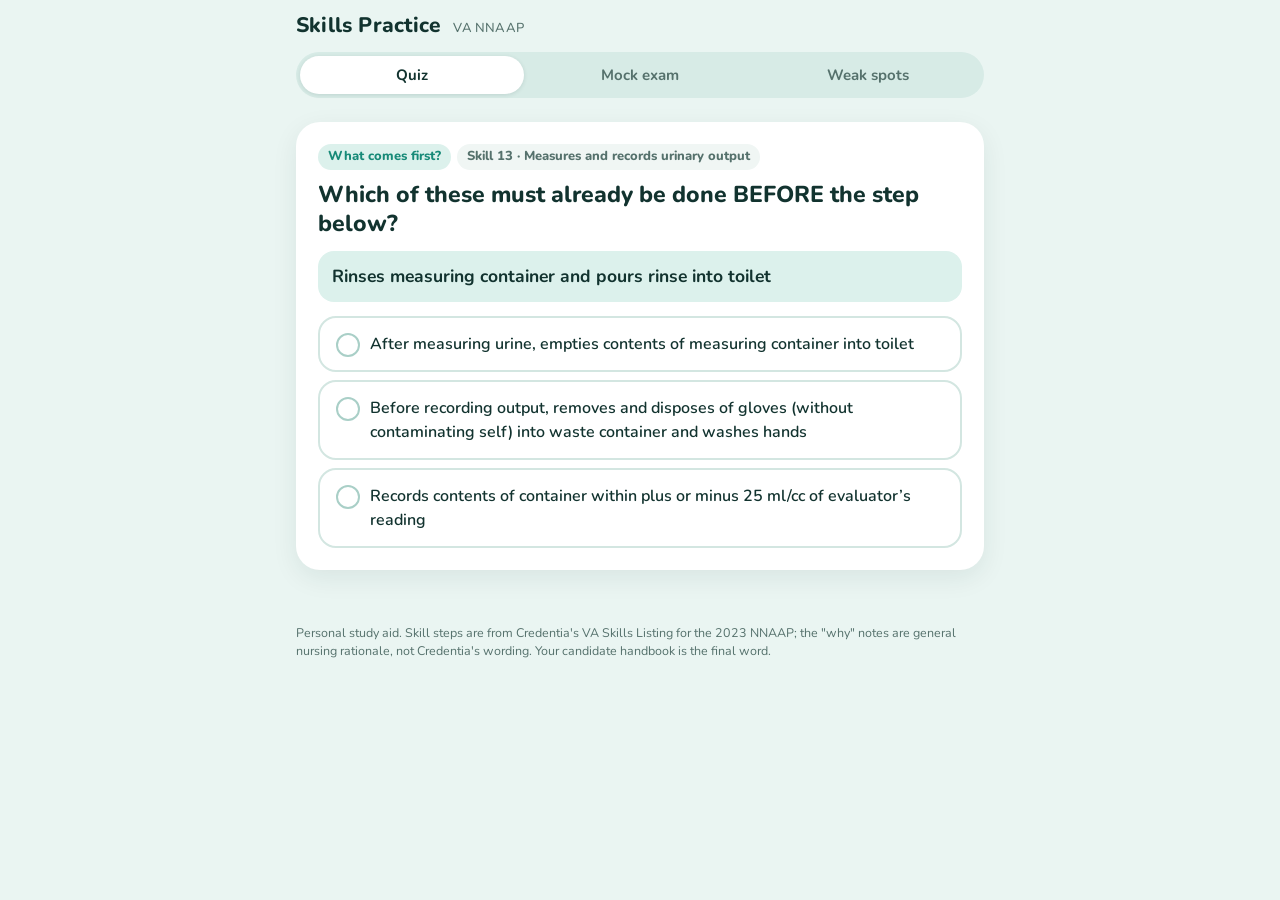
<file: index.html>
<!DOCTYPE html>
<html lang="en">
<head>
<meta charset="utf-8">
<meta name="viewport" content="width=device-width, initial-scale=1, viewport-fit=cover">
<meta name="apple-mobile-web-app-capable" content="yes">
<meta name="mobile-web-app-capable" content="yes">
<meta name="apple-mobile-web-app-title" content="Skills Practice">
<meta name="apple-mobile-web-app-status-bar-style" content="default">
<meta name="theme-color" content="#eaf5f2" media="(prefers-color-scheme: light)">
<meta name="theme-color" content="#0f1f1c" media="(prefers-color-scheme: dark)">
<link rel="apple-touch-icon" href="icon-180.png">
<meta name="robots" content="noindex, nofollow">
<title>Nurse Aide Skills Practice</title>
<link rel="stylesheet" href="style.css">
</head>
<body>
<header class="top">
  <div class="brand">Skills Practice <span>VA NNAAP</span></div>
  <nav>
    <button data-view="quiz" class="on">Quiz</button>
    <button data-view="mock">Mock exam</button>
    <button data-view="progress">Weak spots</button>
  </nav>
</header>
<main id="app" aria-live="polite"></main>
<footer>Personal study aid. Skill steps are from Credentia's VA Skills Listing for the 2023 NNAAP; the "why" notes are general nursing rationale, not Credentia's wording. Your candidate handbook is the final word.</footer>
<script src="data/skills.js"></script>
<script src="app.js"></script>
</body>
</html>
</file>
<file: style.css>
@font-face{font-family:Nunito;src:url(fonts/nunito.woff2) format("woff2");font-weight:200 1000;font-display:swap}
:root{
  --bg:#eaf5f2; --card:#ffffff; --ink:#12332f; --muted:#55716c; --line:#d3e6e1; --ring:#a9cfc7;
  --accent:#178a78; --accent-ink:#ffffff; --soft:#dcf1ec; --chip:#f0f6f4; --navbg:#d7ebe6; --navon:#ffffff;
  --good:#177a4a; --good-bg:#def5e8; --bad:#b3402f; --bad-bg:#fdebe6; --warn:#8a5a00; --warn-bg:#fff0c9;
  --shadow:0 8px 26px rgba(18,51,47,.08);
}
@media (prefers-color-scheme:dark){
  :root{ --bg:#0f1f1c; --card:#182f2a; --ink:#e6f4f0; --muted:#9dbab3; --line:#2b4a43; --ring:#4a7a70;
    --accent:#5fd1bb; --accent-ink:#06221d; --soft:#1f3d37; --chip:#21403a; --navbg:#182f2a; --navon:#2b4a43;
    --good:#7bd69c; --good-bg:#183a2a; --bad:#f3a091; --bad-bg:#40221c; --warn:#f0c768; --warn-bg:#3d3113;
    --shadow:0 8px 26px rgba(0,0,0,.25); }
}
*{box-sizing:border-box}
html{-webkit-text-size-adjust:100%}
button,input,summary{touch-action:manipulation;-webkit-tap-highlight-color:transparent}
body{margin:0;background:var(--bg);color:var(--ink);font:17px/1.5 -apple-system,BlinkMacSystemFont,"Segoe UI",Roboto,Helvetica,Arial,sans-serif}
.top{position:sticky;top:0;z-index:5;background:var(--bg);border-bottom:1px solid var(--line);padding:calc(10px + env(safe-area-inset-top)) max(16px,env(safe-area-inset-right)) 0 max(16px,env(safe-area-inset-left));max-width:720px;margin:0 auto}
.brand{font-weight:700;font-size:18px;letter-spacing:.01em}
.brand span{font-weight:500;color:var(--muted);font-size:13px;margin-left:6px}
nav{display:flex;gap:4px;margin-top:8px}
nav button{flex:1;background:none;border:0;border-bottom:3px solid transparent;color:var(--muted);font:inherit;font-size:15px;font-weight:600;padding:8px 4px;cursor:pointer}
nav button.on{color:var(--accent);border-bottom-color:var(--accent)}
main{max-width:720px;margin:0 auto;padding:16px 16px 40px}
footer{max-width:720px;margin:0 auto;padding:0 16px calc(32px + env(safe-area-inset-bottom));color:var(--muted);font-size:12.5px}
.card{background:var(--card);border:1px solid var(--line);border-radius:14px;padding:18px;margin-bottom:14px}
.meta{display:flex;flex-wrap:wrap;gap:6px;align-items:center;margin-bottom:10px;font-size:13px}
.tag{background:var(--soft);color:var(--accent);border-radius:999px;padding:3px 10px;font-weight:600}
.tag.plain{background:none;border:1px solid var(--line);color:var(--muted)}
h1{font-size:21px;line-height:1.3;margin:0 0 12px}
h2{font-size:17px;margin:18px 0 8px}
p{margin:0 0 12px}
.muted{color:var(--muted)}
.small{font-size:14px}
.context{background:var(--soft);border-radius:10px;padding:12px 14px;margin:0 0 14px;font-weight:500}
ol.ctx{margin:0 0 14px;padding:0;list-style:none;counter-reset:c}
ol.ctx li{counter-increment:c;position:relative;padding:9px 12px 9px 40px;border:1px solid var(--line);border-radius:10px;margin-bottom:6px;font-size:15.5px}
ol.ctx li::before{content:counter(c);position:absolute;left:12px;top:9px;font-weight:700;color:var(--muted)}
ol.ctx li.gap{border-style:dashed;border-color:var(--accent);color:var(--accent);font-weight:700}
.opts{display:grid;gap:8px}
.opt{display:block;width:100%;text-align:left;background:var(--card);color:var(--ink);border:1.5px solid var(--line);border-radius:12px;padding:13px 14px;font:inherit;font-size:16px;cursor:pointer;min-height:48px}
@media (hover:hover){.opt:hover{border-color:var(--accent)}}
.opt:active{border-color:var(--accent)}
.opt .num{display:inline-block;min-width:24px;font-weight:700;color:var(--muted)}
.opt.right{border-color:var(--good);background:var(--good-bg)}
.opt.wrong{border-color:var(--bad);background:var(--bad-bg)}
.opt[disabled]{cursor:default;opacity:1}
.opt .sub{display:block;color:var(--muted);font-size:13.5px;margin-top:3px}
.btn{display:inline-block;background:var(--accent);color:var(--accent-ink);border:0;border-radius:12px;padding:13px 20px;font:inherit;font-weight:700;cursor:pointer;min-height:48px}
.btn.ghost{background:none;color:var(--accent);border:1.5px solid var(--accent)}
.btn[disabled]{opacity:.45;cursor:default}
.row{display:flex;flex-wrap:wrap;gap:10px;margin-top:14px}
.numrow{display:flex;gap:10px;align-items:center;flex-wrap:wrap}
.numrow input{font:inherit;font-size:20px;width:120px;padding:10px 12px;border:1.5px solid var(--line);border-radius:12px;background:var(--card);color:var(--ink)}
.slotlabel{font-size:13px;font-weight:700;text-transform:uppercase;letter-spacing:.05em;color:var(--muted);margin:14px 0 6px}
.empty{border:1.5px dashed var(--line);border-radius:12px;padding:14px;color:var(--muted);font-size:15px}
.fb{border-radius:14px;padding:16px 18px;margin-top:14px}
.fb.good{background:var(--good-bg);border:1px solid var(--good)}
.fb.bad{background:var(--bad-bg);border:1px solid var(--bad)}
.fb h2{margin:0 0 8px;font-size:18px}
.fb.good h2{color:var(--good)} .fb.bad h2{color:var(--bad)}
.fb ol,.fb ul{margin:6px 0 10px;padding-left:22px}
.fb li{margin-bottom:5px}
.crit{display:inline-block;background:var(--warn-bg);color:var(--warn);border-radius:6px;padding:1px 7px;font-size:12px;font-weight:700;white-space:nowrap;vertical-align:1px}
.why{border-left:3px solid var(--accent);padding-left:10px;margin:8px 0}
.timer{font-variant-numeric:tabular-nums;font-weight:700}
.timer.low{color:var(--bad)}
.bar{height:8px;background:var(--line);border-radius:99px;overflow:hidden;margin-top:6px}
.bar i{display:block;height:100%;background:var(--accent)}
.bar i.lowp{background:var(--bad)} .bar i.midp{background:var(--warn)}
.skillrow{padding:12px 0;border-bottom:1px solid var(--line)}
.skillrow:last-child{border-bottom:0}
.skillrow .hd{display:flex;justify-content:space-between;gap:10px;font-size:15.5px}
.result{display:flex;justify-content:space-between;gap:10px;align-items:center;padding:10px 0;border-bottom:1px solid var(--line)}
.pill{border-radius:999px;padding:3px 11px;font-size:13px;font-weight:700;white-space:nowrap}
.pill.s{background:var(--good-bg);color:var(--good)} .pill.u{background:var(--bad-bg);color:var(--bad)}
.stats{display:flex;gap:10px;margin-bottom:14px}
.stat{flex:1;background:var(--card);border:1px solid var(--line);border-radius:12px;padding:10px 12px;text-align:center}
.stat b{display:block;font-size:22px}
.stat span{font-size:12.5px;color:var(--muted)}
button:focus-visible,input:focus-visible{outline:3px solid var(--accent);outline-offset:2px}
details summary{cursor:pointer;padding:8px 0;color:var(--accent);font-weight:600}
[hidden]{display:none!important}
select{display:block;width:100%;font:inherit;font-size:16px;padding:11px 12px;margin-top:4px;border:1.5px solid var(--line);border-radius:12px;background:var(--card);color:var(--ink)}

/* ---- Scrub cap theme ---- */
body{font-family:Nunito,ui-rounded,system-ui,-apple-system,"Segoe UI",Roboto,sans-serif;font-size:17.5px}
.top{border-bottom:0}
.brand{font-size:21px;font-weight:800}
nav{background:var(--navbg);border-radius:999px;padding:4px;margin:10px 0 8px}
nav button{border:0;border-radius:999px;padding:8px 4px;font-weight:700}
nav button.on{background:var(--navon);color:var(--ink);box-shadow:0 1px 4px rgba(18,51,47,.12)}
.card{border:0;border-radius:24px;padding:22px;box-shadow:var(--shadow)}
h1{font-weight:800;font-size:23px}
h2{font-weight:800}
.tag{font-weight:800}
.tag.plain{border:0;background:var(--chip)}
.context{border-radius:16px;font-weight:700}
ol.ctx li{border-radius:14px}
.opt{border:2px solid var(--line);border-radius:18px;padding:14px 16px 14px 50px;position:relative;font-weight:600}
.opt::before{content:"";position:absolute;left:16px;top:15px;width:20px;height:20px;border-radius:50%;border:2px solid var(--ring)}
.opt:has(.num){padding-left:16px}
.opt:has(.num)::before{display:none}
.opt.right::before{background:var(--good);border-color:var(--good)}
.opt.wrong::before{background:var(--bad);border-color:var(--bad)}
.btn{border-radius:999px;padding:14px 26px;font-weight:800}
.btn.ghost{border-width:2px}
.fb{border-radius:20px;border-width:0}
.crit{border-radius:999px}
.empty{border-radius:18px;border-width:2px}
.stat{border:0;border-radius:18px;box-shadow:var(--shadow)}
.numrow input{border-width:2px;border-radius:16px}
.skillrow .hd .muted{white-space:nowrap}
</file>
